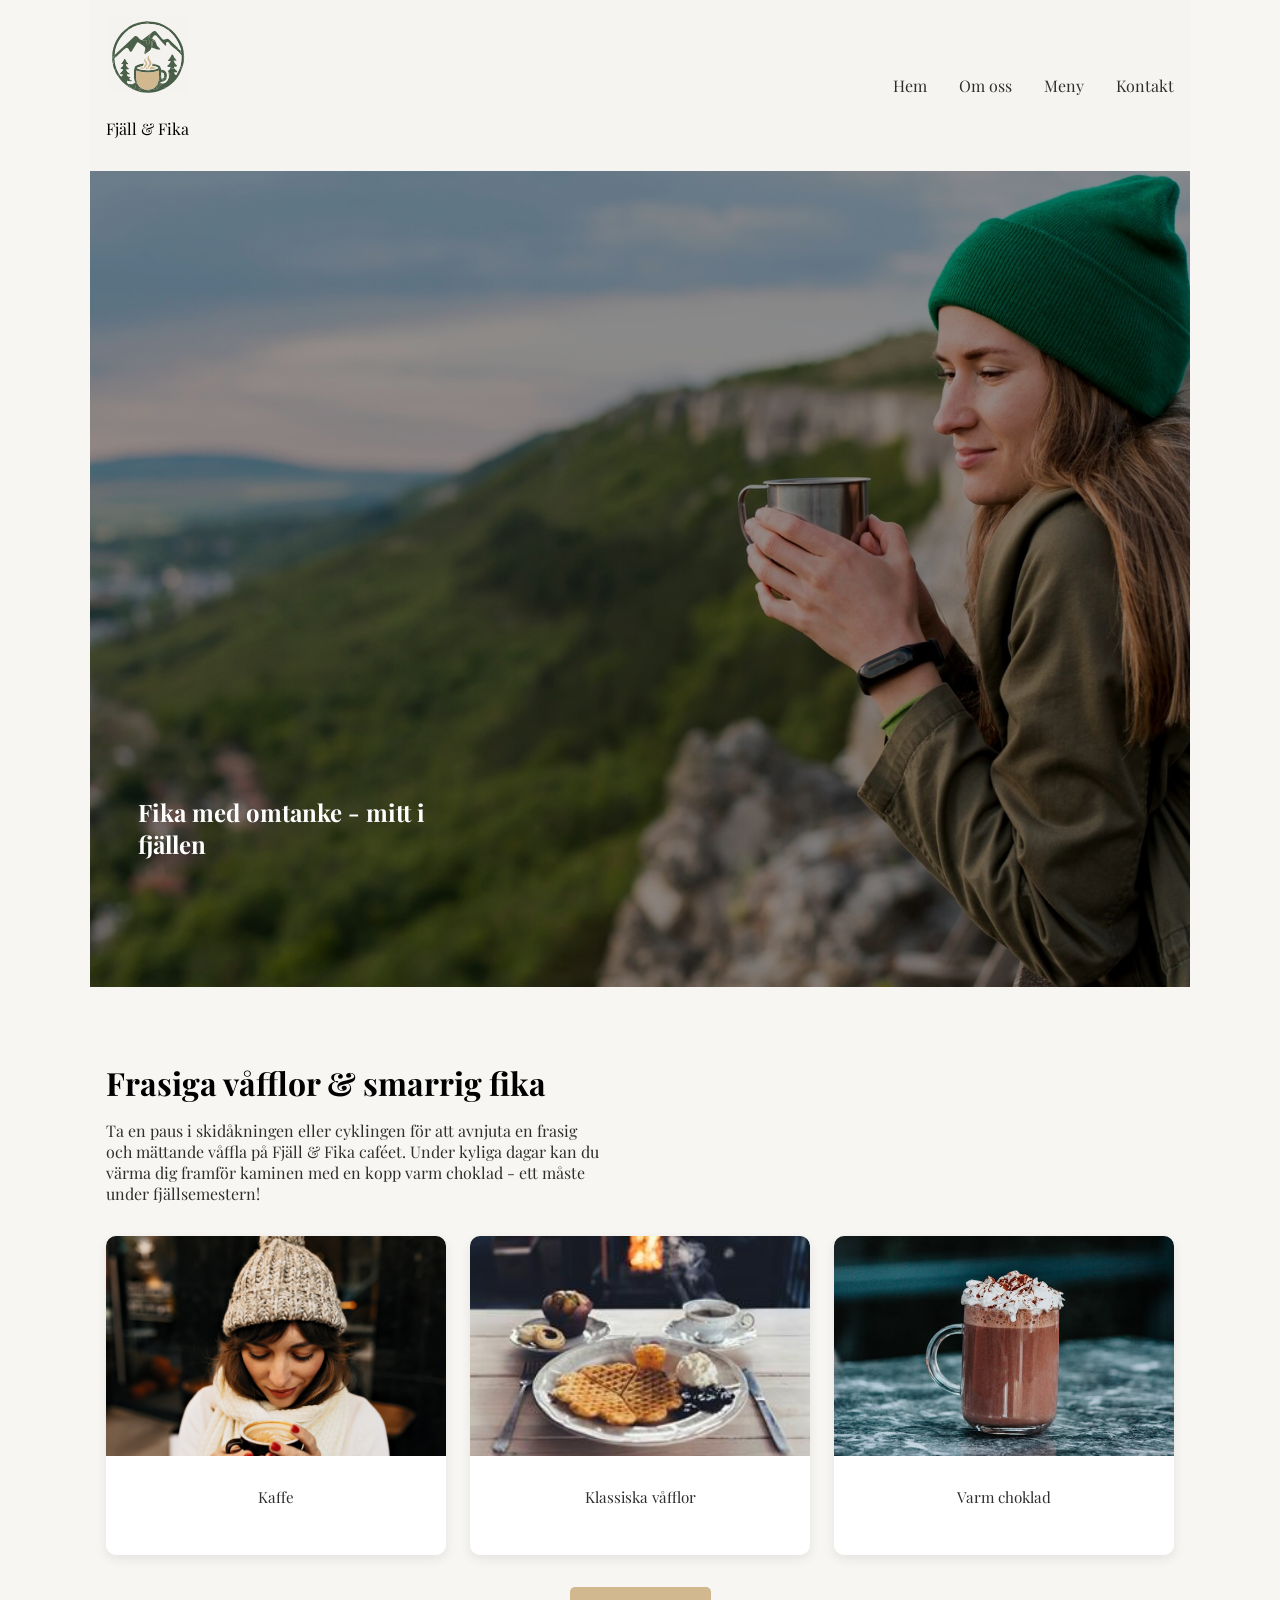
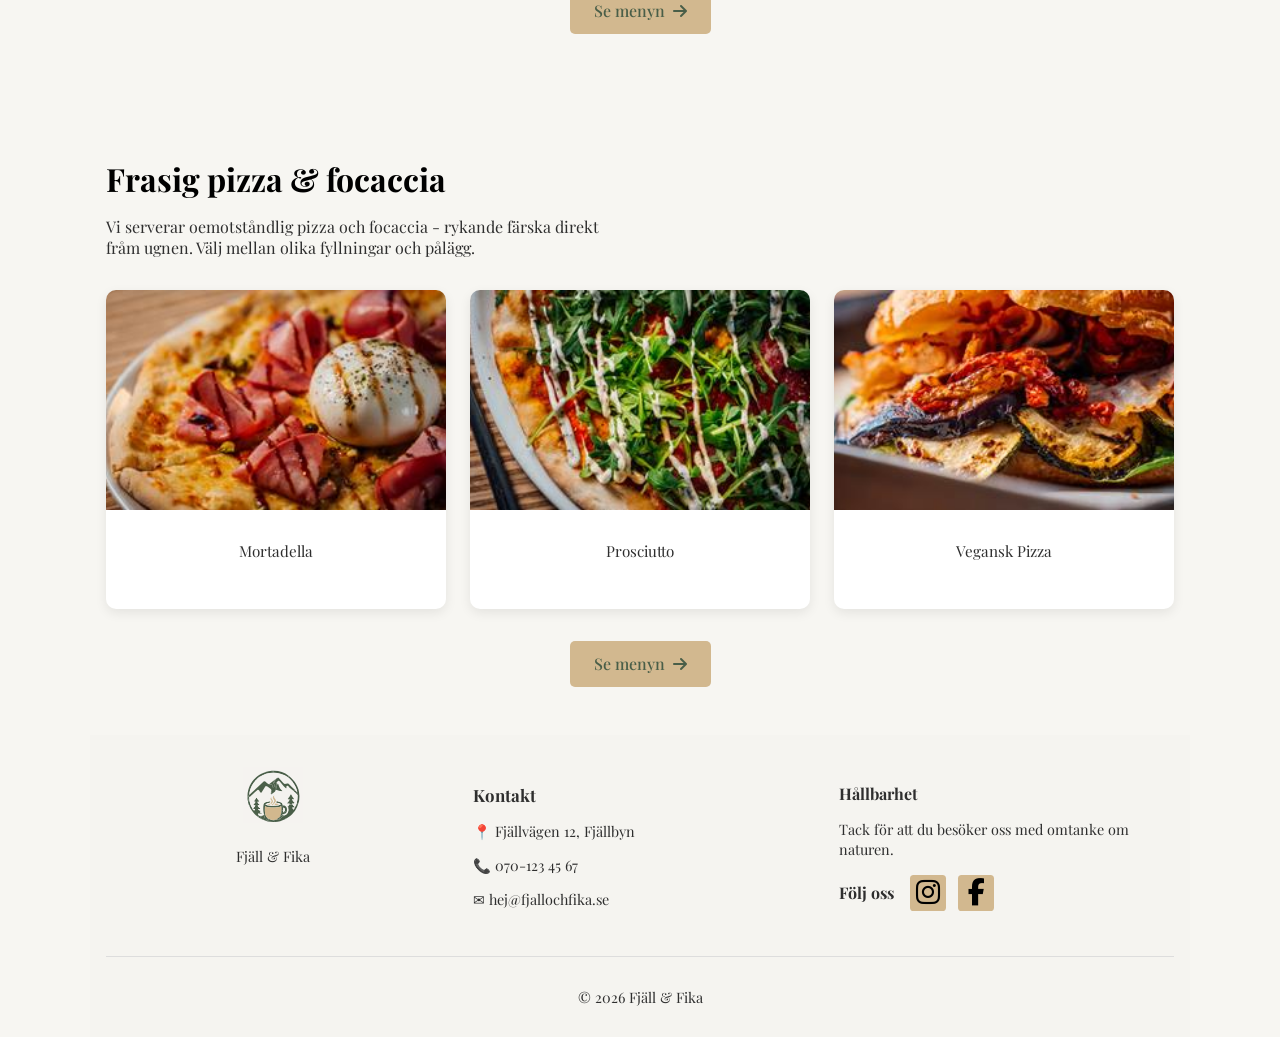
<file: index.html>
<!DOCTYPE html>
<html lang="sv">
<head>
  <meta charset="UTF-8">
  <meta name="viewport" content="width=device-width, initial-scale=1.0">
  <title>Fjäll & Fika</title>
  <link rel="stylesheet" href="https://cdnjs.cloudflare.com/ajax/libs/font-awesome/6.4.0/css/all.min.css">

  <link href="https://fonts.googleapis.com/css2?family=Playfair+Display:wght@400;600&family=Inter&display=swap" rel="stylesheet">
  <link rel="stylesheet" href="css/style.css">
</head>
<body>

<header class="header">
  <div class="logo">
    <img src="images/fjallochfika-logo.svg" alt="logo">
    <p>Fjäll & Fika</p>
  </div>
  <button class="menu-toggle">☰</button>
  <nav class="nav">
    <a href="index.html">Hem</a>
    <a href="om.html">Om oss</a>
    <a href="meny.html">Meny</a>
    <a href="kontakt.html">Kontakt</a>
  </nav>
</header>

<main>
  <section class="hero hero-home">
    <div class="hero-text">
    <h1>Fika med omtanke - mitt i fjällen</h1>
    </div>
    
  </section>

  <section class="feature-section">
  <div class="container">
    <h2>Frasiga våfflor & smarrig fika</h2>
    <p>Ta en paus i skidåkningen eller cyklingen för att avnjuta en frasig och mättande våffla på Fjäll & Fika caféet. Under kyliga dagar kan du värma dig framför kaminen med en kopp varm choklad - ett måste under fjällsemestern!</p>

    <div class="cards">
      <div class="card">
        <img src="images/woman-fika.jpg" alt="Woman drinking coffee">
        <p>Kaffe</p>
      </div>
      <div class="card">
        <img src="images/waffle.jpg" alt="Classic waffle">
        <p>Klassiska våfflor</p>
      </div>
      <div class="card">
        <img src="images/hot-drink.jpg" alt="Hot chockolate">
        <p>Varm choklad</p>
      </div>
    </div>

    <div class="center-button">
      <a href="meny.html" class="btn">
        Se menyn <i class="fas fa-arrow-right"></i>
      </a>
    </div>
  </div>
  </section>

  <section class="feature-section">
  <div class="container">
    <h2>Frasig pizza & focaccia</h2>
    <p>Vi serverar oemotståndlig pizza och focaccia - rykande färska direkt fråm ugnen. Välj mellan olika fyllningar och pålägg.</p>

    <div class="cards">
      <div class="card">
        <img src="images/pizza1.jpg" alt="Pizza Mortadella">
        <p>Mortadella</p>
      </div>
      <div class="card">
        <img src="images/pizza2.jpg" alt="Pizza Prosciutto">
        <p>Prosciutto</p>
      </div>
      <div class="card">
        <img src="images/pizza3.jpg" alt="Pizza Vegansk">
        <p>Vegansk Pizza</p>
      </div>
    </div>

    <div class="center-button">
      <a href="meny.html" class="btn">
        Se menyn <i class="fas fa-arrow-right"></i>
      </a>
    </div>
  </div>
  </section>

</main>

<footer class="footer">
  <div class="footer-top">
    <div class="footer-column logo-column">
      <img src="images/fjallochfika-logo.svg" alt="logo">
      <p>Fjäll & Fika</p>
    </div>

    <div class="footer-column contact-column">
      <h3>Kontakt</h3>
      <p>📍 Fjällvägen 12, Fjällbyn</p>
      <p>📞 070-123 45 67</p>
      <p>✉ hej@fjallochfika.se</p>
    </div>

    <div class="footer-column social-column">
      <h3>Hållbarhet</h3>
      <p>Tack för att du besöker oss med omtanke om naturen.</p>
      <h3 class="follow-label">
    Följ oss
    <span class="social-icons">
      <a href="#" target="_blank" aria-label="Instagram">
        <i class="fab fa-instagram"></i>
      </a>
      <a href="#" target="_blank" aria-label="Facebook">
        <i class="fab fa-facebook-f"></i>
      </a>
    </span>
  </h3>
    </div>
  </div>

  <div class="footer-bottom">
    <p>© 2026 Fjäll & Fika</p>
  </div>
</footer>


<script src="js/script.js"></script>
</body>
</html>
</file>
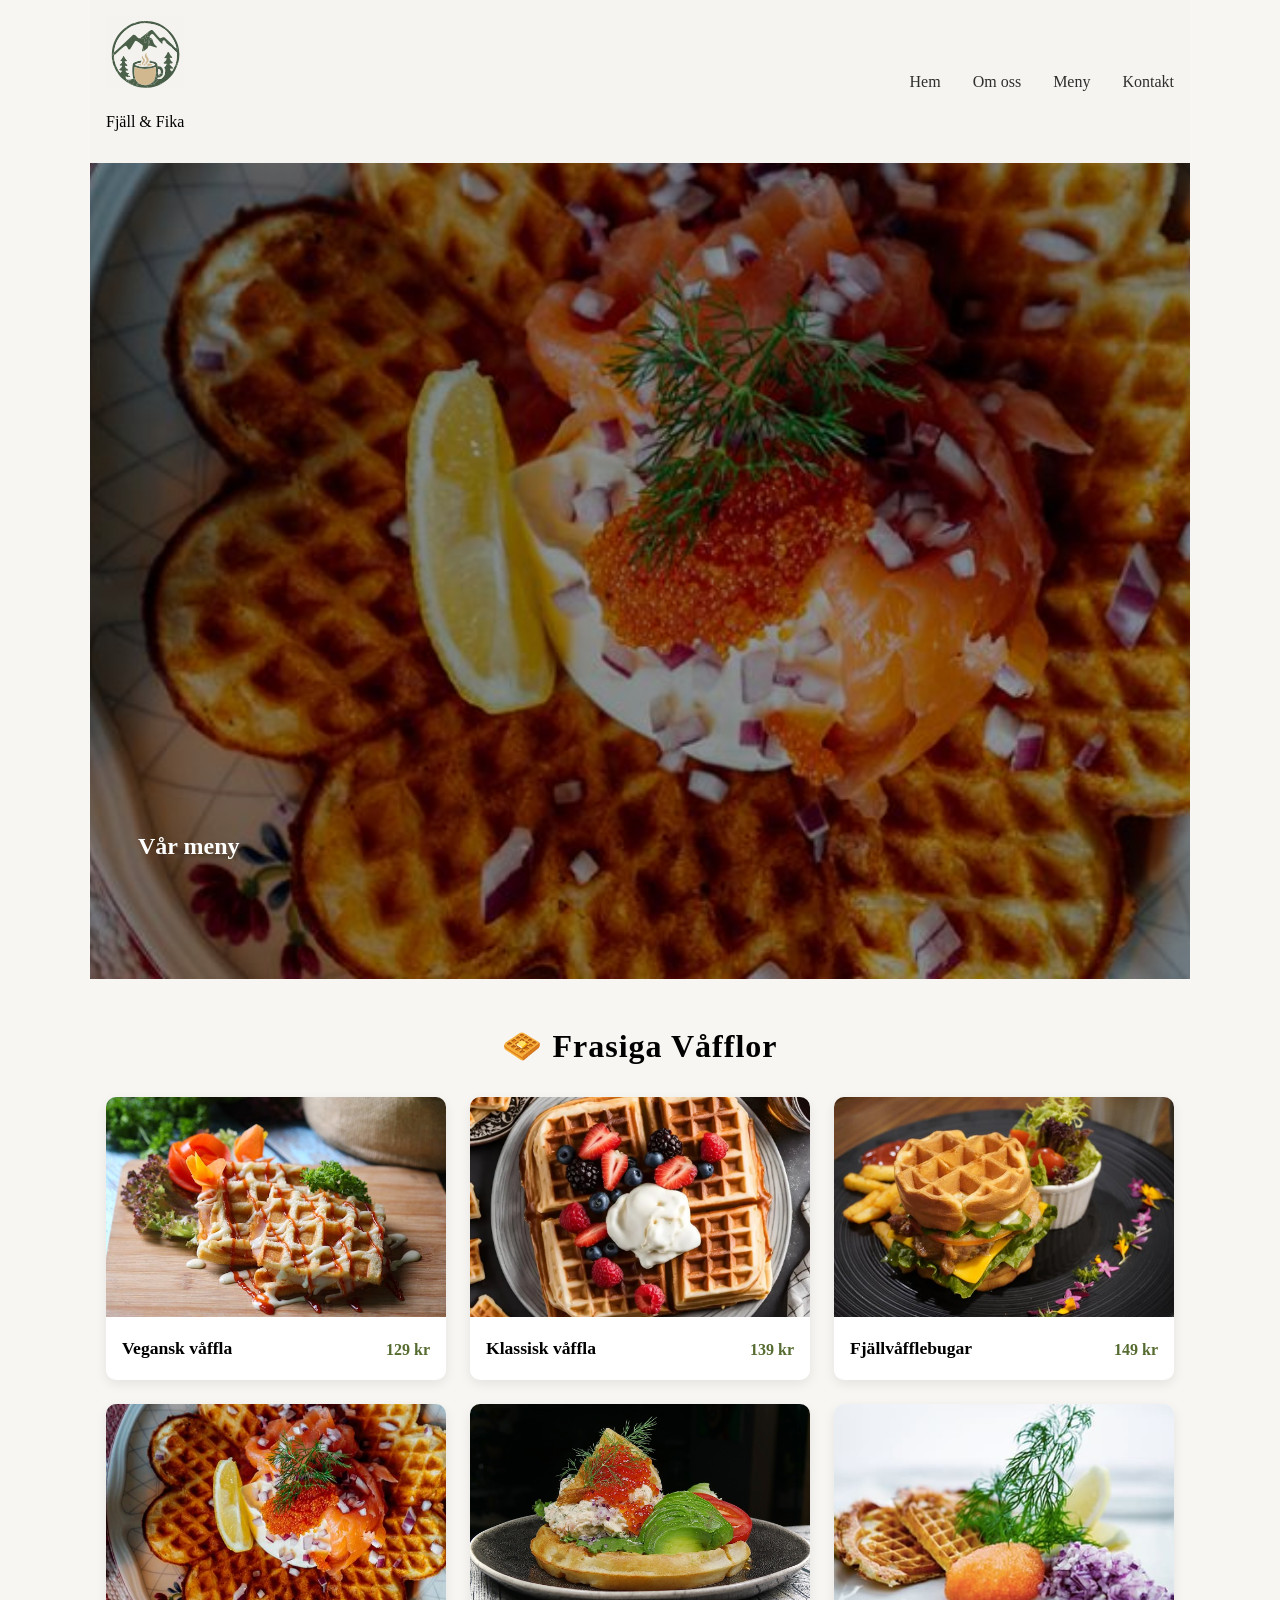
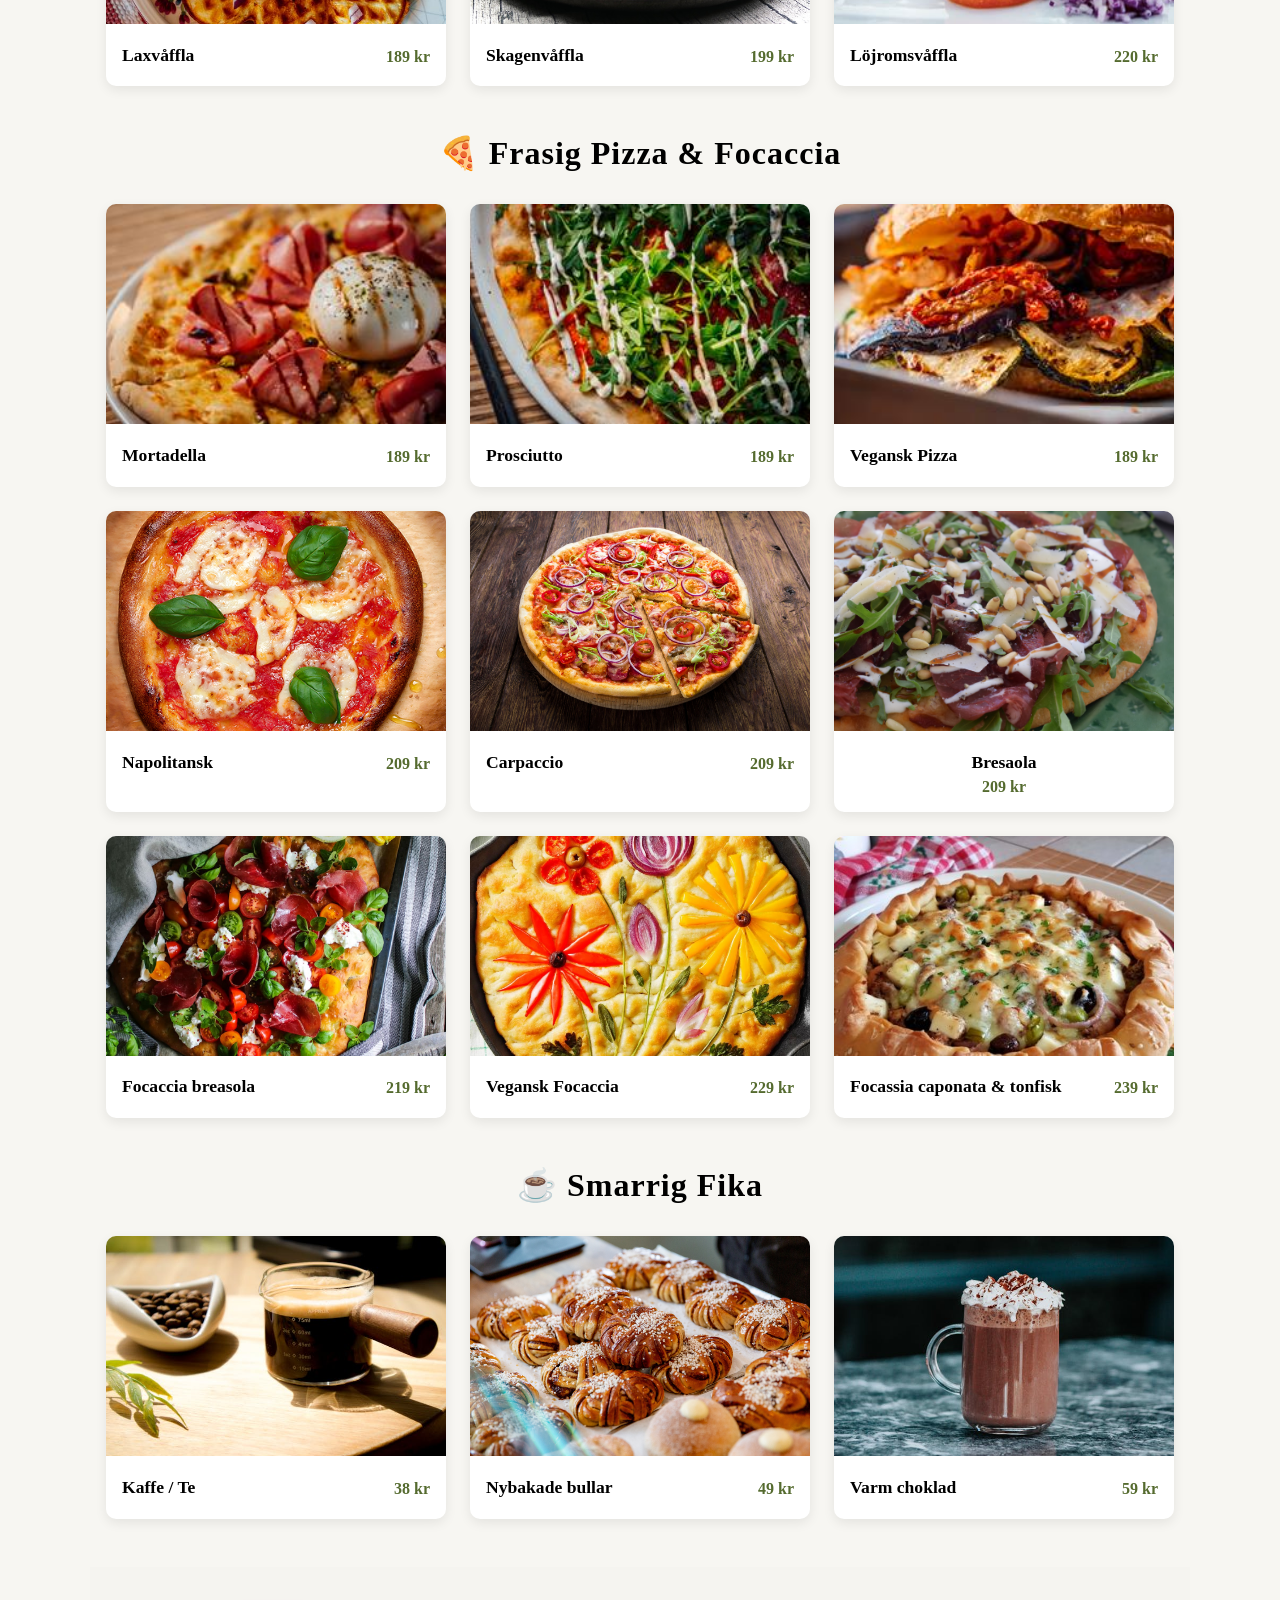
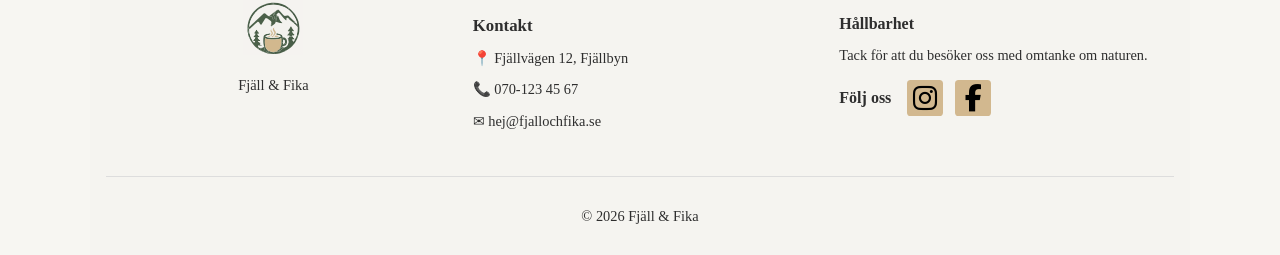
<file: meny.html>
<!DOCTYPE html>
<html lang="sv">
<head>
  <meta charset="UTF-8">
  <meta name="viewport" content="width=device-width, initial-scale=1.0">
  <title>Meny - Fjäll & Fika</title>
  <link rel="stylesheet" href="https://cdnjs.cloudflare.com/ajax/libs/font-awesome/6.4.0/css/all.min.css">

  <link rel="stylesheet" href="css/style.css">
</head>
<body>

<header class="header">
  <div class="logo">
    <img src="images/fjallochfika-logo.svg" alt="logo">
    <p>Fjäll & Fika</p>
  </div>
  <button class="menu-toggle">☰</button>
  <nav class="nav">
    <a href="index.html">Hem</a>
    <a href="om.html">Om oss</a>
    <a href="meny.html">Meny</a>
    <a href="kontakt.html">Kontakt</a>
  </nav>
</header>

<main>
  <section class="hero hero-meny">
    <div class="hero-text">
      <h1>Vår meny</h1>
    </div>
  </section>

  <!-- 🧇 FRASIGA VÅFFLOR — 2 ROWS (6 ITEMS) -->
    <section class="menu-section">
    <h2>🧇 Frasiga Våfflor</h2>
    <div class="grid">
      <div class="card">
        <img src="images/veg-våffla.jpg" alt="Vegansk våffla">
        <div class="card-body">
          <div class="item-line">
            <h3>Vegansk våffla</h3>
            <span class="price">129 kr</span>
          </div>
        </div>
      </div>

      <div class="card">
        <img src="images/klassisk.webp" alt="Hjortronvåffla">
        <div class="card-body">
          <div class="item-line">
            <h3>Klassisk våffla</h3>
            <span class="price">139 kr</span>
          </div>
        </div>
      </div>

      <div class="card">
        <img src="images/våffle-sandwich .jpg" alt="Fjällvåfflebugar">
        <div class="card-body">
          <div class="item-line">
            <h3>Fjällvåfflebugar</h3>
            <span class="price">149 kr</span>
          </div>
        </div>
      </div>

      <div class="card">
        <img src="images/hero.jpg" alt="Laxvåffla">
        <div class="card-body">
          <div class="item-line">
            <h3>Laxvåffla</h3>
            <span class="price">189 kr</span>
          </div>
        </div>
      </div>

      <div class="card">
        <img src="images/skågen.jpeg" alt="Nutellavåffla">
        <div class="card-body">
          <div class="item-line">
            <h3>Skagenvåffla</h3>
            <span class="price">199 kr</span>
          </div>
        </div>
      </div>

      <div class="card">
        <img src="images/rom-våffla.jpeg" alt="Löjromsvåffla">
        <div class="card-body">
          <div class="item-line">
            <h3>Löjromsvåffla</h3>
            <span class="price">220 kr</span>
          </div>
        </div>
      </div>

    </div>
  </section>

  <!-- 🍕 FRASIG PIZZA & FOCACCIA — 3 ROWS (9 ITEMS) -->
  <section class="menu-section">
    <h2>🍕 Frasig Pizza & Focaccia</h2>
    <div class="grid">

      <!-- 9 CARDS -->
      <div class="card"><img src="images/pizza1.jpg">
        <div class="card-body item-line">
          <h3>Mortadella</h3><span class="price">189 kr</span></div>
        </div>
      <div class="card"><img src="images/pizza2.jpg">
        <div class="card-body item-line">
          <h3>Prosciutto</h3><span class="price">189 kr</span></div></div>

      <div class="card"><img src="images/pizza3.jpg"><div class="card-body item-line"><h3>Vegansk Pizza</h3><span class="price">189 kr</span></div></div>

      <div class="card"><img src="images/napolitansk.png"><div class="card-body item-line"><h3>Napolitansk</h3><span class="price">209 kr</span></div></div>

      <div class="card"><img src="images/carpaccio.jpg"><div class="card-body item-line"><h3>Carpaccio</h3><span class="price">209 kr</span></div></div>

      <div class="card"><img src="images/bresaola.JPG"><div class="card-body"><h3>Bresaola</h3><span class="price">209 kr</span></div></div>

      <div class="card"><img src="images/focaccia-breasola.jpg"><div class="card-body item-line"><h3>Focaccia breasola</h3><span class="price">219 kr</span></div></div>

      <div class="card"><img src="images/Focaccia-veg.jpg">
        <div class="card-body item-line"><h3> Vegansk Focaccia</h3><span class="price">229 kr</span></div></div>

      <div class="card"><img src="images/Focaccia-Caponata-Tuna.jpg"><div class="card-body item-line"><h3>Focassia caponata & tonfisk</h3><span class="price">239 kr</span></div></div>

    </div>
  </section>


  <!-- ☕ SMARRIG FIKA — 2 ROWS (6 ITEMS) -->
  <section class="menu-section">
    <h2>☕ Smarrig Fika</h2>
    <div class="grid">

      <div class="card"><img src="images/backcoffee.jpg"><div class="card-body item-line"><h3>Kaffe / Te</h3><span class="price">38 kr</span></div></div>

      <div class="card"><img src="images/kanelbulle.jpg"><div class="card-body item-line"><h3>Nybakade bullar</h3><span class="price">49 kr</span></div></div>

      <div class="card"><img src="images/hot-drink.jpg"><div class="card-body item-line"><h3>Varm choklad</h3><span class="price">59 kr</span></div></div>

      

    </div>
  </section>

  
</main>

<footer class="footer">
  <div class="footer-top">
    <div class="footer-column logo-column">
      <img src="images/fjallochfika-logo.svg" alt="logo">
      <p>Fjäll & Fika</p>
    </div>

    <div class="footer-column contact-column">
      <h3>Kontakt</h3>
      <p>📍 Fjällvägen 12, Fjällbyn</p>
      <p>📞 070-123 45 67</p>
      <p>✉ hej@fjallochfika.se</p>
    </div>

    <div class="footer-column social-column">
      <h3>Hållbarhet</h3>
      <p>Tack för att du besöker oss med omtanke om naturen.</p>
      <h3 class="follow-label">
    Följ oss
    <span class="social-icons">
      <a href="#" target="_blank" aria-label="Instagram">
        <i class="fab fa-instagram"></i>
      </a>
      <a href="#" target="_blank" aria-label="Facebook">
        <i class="fab fa-facebook-f"></i>
      </a>
    </span>
  </h3>
    </div>
  </div>

  <div class="footer-bottom">
    <p>© 2026 Fjäll & Fika</p>
  </div>
</footer>
<script src="js/script.js"></script>
</body>
</html>
</file>
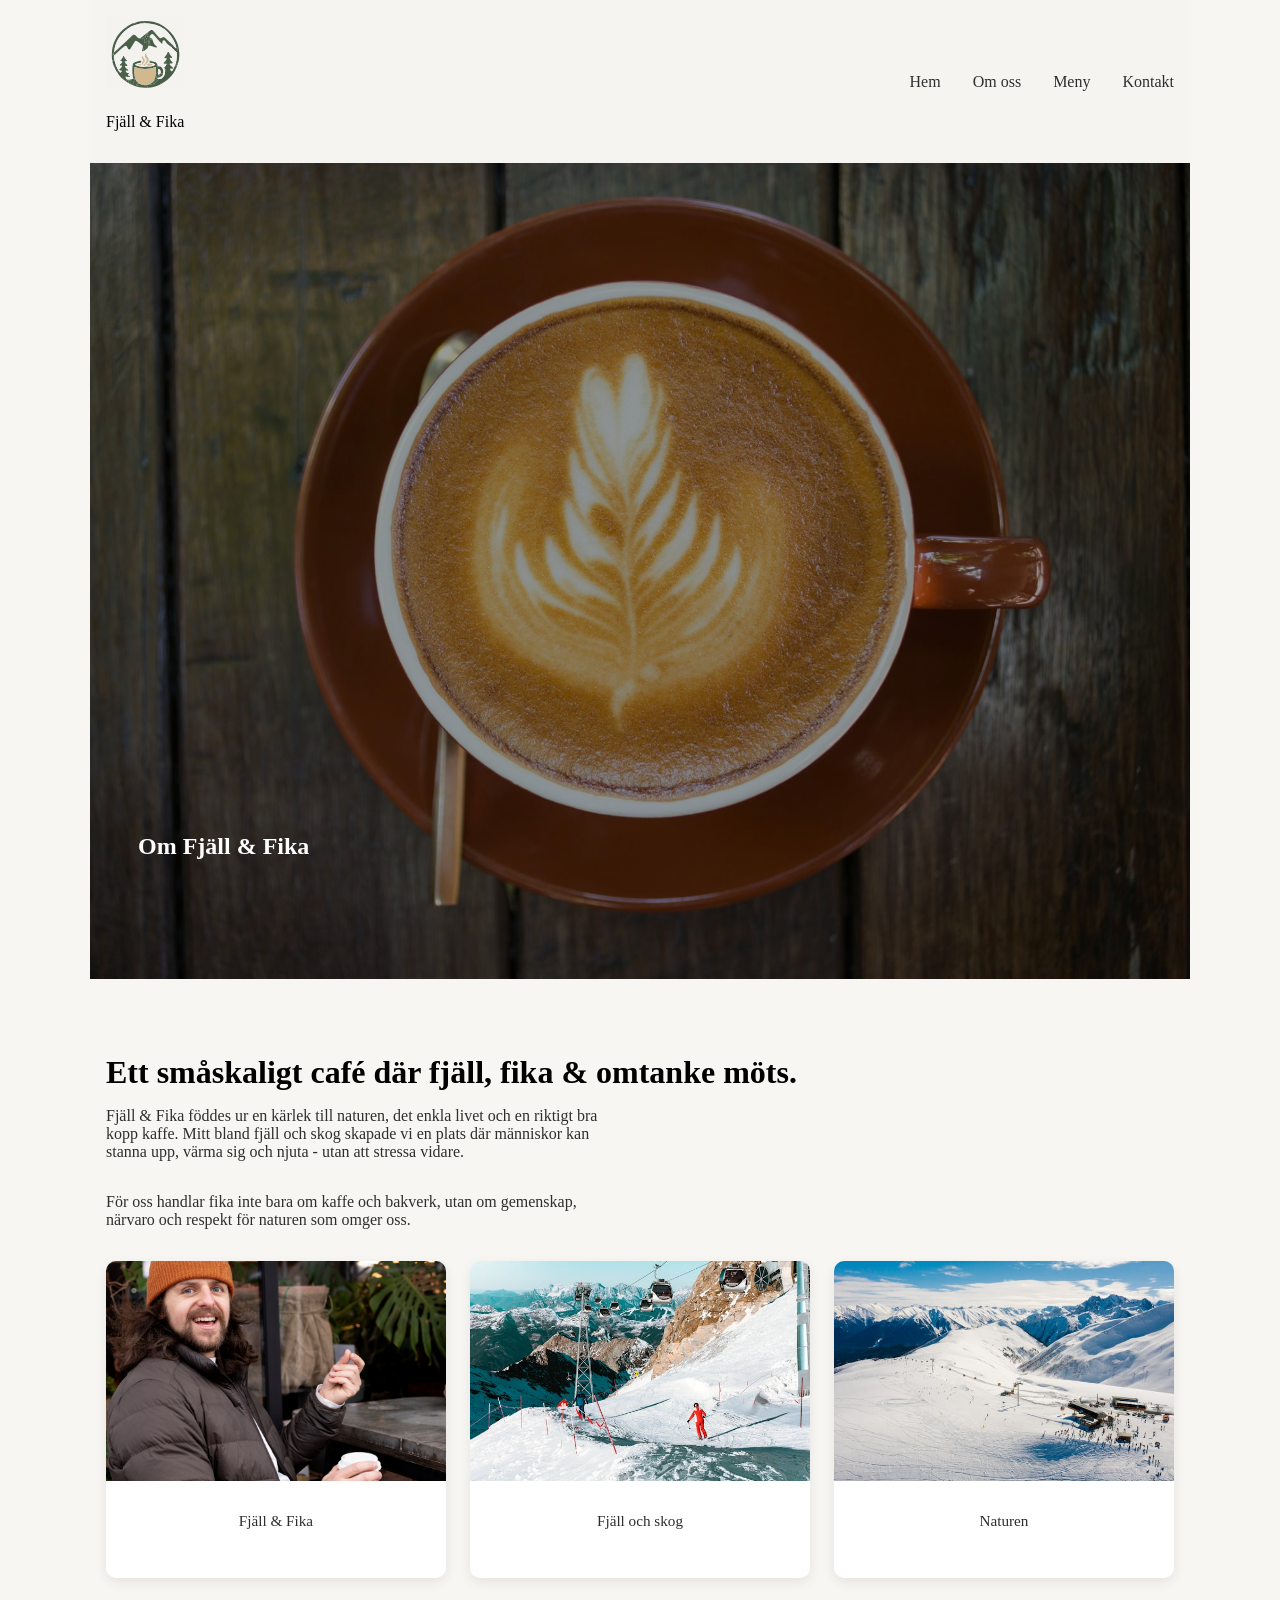
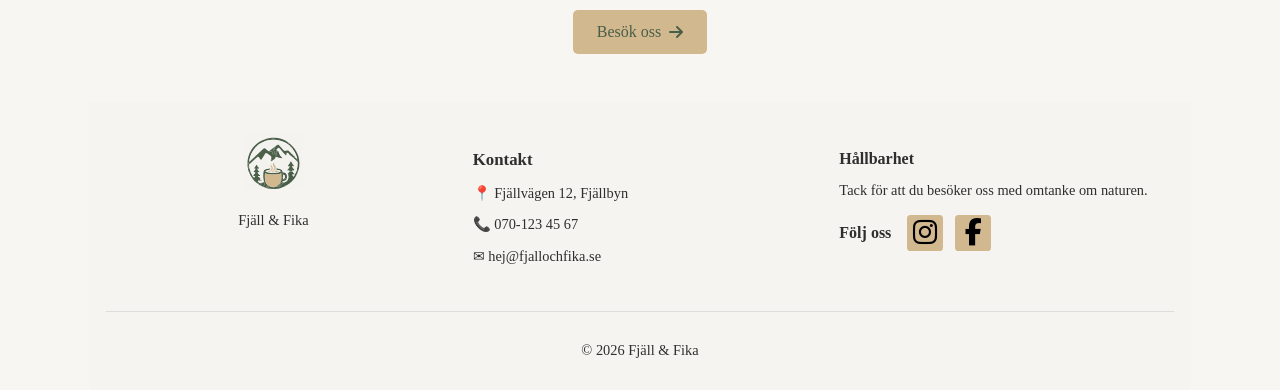
<file: om.html>
<!DOCTYPE html>
<html lang="sv">
<head>
  <meta charset="UTF-8">
  <meta name="viewport" content="width=device-width, initial-scale=1.0">
  <title>Om oss - Fjäll & Fika</title>

  <link rel="stylesheet" href="https://cdnjs.cloudflare.com/ajax/libs/font-awesome/6.4.0/css/all.min.css">

  <link rel="stylesheet" href="css/style.css">
</head>
<body>

<header class="header">
  <div class="logo">
    <img src="images/fjallochfika-logo.svg" alt="logo">
    <p>Fjäll & Fika</p>
  </div>
  <button class="menu-toggle">☰</button>
  <nav class="nav">
    <a href="index.html">Hem</a>
    <a href="om.html">Om oss</a>
    <a href="meny.html">Meny</a>
    <a href="kontakt.html">Kontakt</a>
  </nav>
</header>

<main>
  <section class="hero hero-om">
    <div class="hero-text">
      <h1>Om Fjäll & Fika</h1>
    </div> 
  </section>

  <section class="feature-section">
  <div class="container">
    <h2>
      Ett småskaligt café där fjäll, fika & omtanke möts.
    </h2>

    <p>
      Fjäll & Fika föddes ur en kärlek till naturen, det enkla livet och en riktigt bra kopp kaffe. Mitt bland fjäll och skog skapade vi en plats där människor kan stanna upp, värma sig och njuta - utan att stressa vidare.</p>

    <p>
      För oss handlar fika inte bara om kaffe och bakverk, utan om gemenskap, närvaro och respekt för naturen som omger oss.
    </p>

    <div class="cards">
      <div class="card">
        <img src="images/man-fika.jpg" alt="Man drinking coffee">
        <p>Fjäll & Fika</p>
      </div>
      <div class="card">
        <img src="images/ski.jpg" alt="PeopleSkiing">
        <p>Fjäll och skog</p>
      </div>
      <div class="card">
        <img src="images/ski-resort .jpg" alt="Ski resort">
        <p>Naturen</p>
      </div>
    </div>

    <div class="center-button">
      <a href="meny.html" class="btn">
        Besök oss <i class="fas fa-arrow-right"></i>
      </a>
    </div>
  </div>
  </section>
  
</main>

<footer class="footer">
  <div class="footer-top">
    <div class="footer-column logo-column">
      <img src="images/fjallochfika-logo.svg" alt="logo">
      <p>Fjäll & Fika</p>
    </div>

    <div class="footer-column contact-column">
      <h3>Kontakt</h3>
      <p>📍 Fjällvägen 12, Fjällbyn</p>
      <p>📞 070-123 45 67</p>
      <p>✉ hej@fjallochfika.se</p>
    </div>

    <div class="footer-column social-column">
      <h3>Hållbarhet</h3>
      <p>Tack för att du besöker oss med omtanke om naturen.</p>
      <h3 class="follow-label">
    Följ oss
    <span class="social-icons">
      <a href="#" target="_blank" aria-label="Instagram">
        <i class="fab fa-instagram"></i>
      </a>
      <a href="#" target="_blank" aria-label="Facebook">
        <i class="fab fa-facebook-f"></i>
      </a>
    </span>
  </h3>
    </div>
  </div>

  <div class="footer-bottom">
    <p>© 2026 Fjäll & Fika</p>
  </div>
</footer>

<script src="js/script.js"></script>
</body>
</html>
</file>
<file: css/style.css>
body {
  margin: 0;
  font-family: 'Playfair Display', serif;
  background: #f7f6f2;
  max-width: 1100px;
  margin: 0 auto;
}

.header {
  background: #f5f4f0;
  padding: 1rem;
  display: flex;
  justify-content: space-between;
  align-items: center;
}

.logo {
  display: flex;
  flex-direction: column;
  align-items: center;
  gap: 0.5rem;
}

.logo img {
  max-width: 120px;
  height: auto;
}

.nav {
  display: none;
  flex-direction: column;
  position: absolute;
  top: 160px;      /* below header */
  left: 0;        /* stick to left side */
  background: #f5f4f0;
  width: 220px;
  padding: 1rem;
  gap: 1rem;
  box-shadow: 2px 0 6px rgba(0,0,0,0.1);
  z-index: 1000;
}

.nav a {
  text-decoration: none;
  color: #2e2e2e;
  display: block;
  padding: 0.5rem 0;
}

.nav.show {
  display: flex;
}

.menu-toggle {
  font-size: 1.5rem;
  background: none;
  border: none;
}

.hero {
  min-height: 70vh;
  padding: 3rem;
  text-align: center;
  background-size: cover;
  background-position: center;
  background-repeat: no-repeat;
  margin: 0 auto;
}

.hero-home {
  background-image: linear-gradient(rgba(0, 0, 0, 0.4), rgba(0, 0, 0, 0.4)),
    url('../images/main-hero.png');
}

.hero-om {
  background-image: linear-gradient(rgba(0, 0, 0, 0.4), rgba(0, 0, 0, 0.4)),
    url('../images/coffee.jpg');
    
}

.hero-meny {
  background-image: linear-gradient(rgba(0, 0, 0, 0.4), rgba(0, 0, 0, 0.4)),
    url('../images/hero.jpg');
    
}

.hero-kontakt {
  background-image: linear-gradient(rgba(0, 0, 0, 0.4), rgba(0, 0, 0, 0.4)),
    url('../images/kontakt.jpg');
    
}

/* ===== 2 COLUMN CONTACT SECTIONS ===== */

    .contact-section{
      max-width:1100px;
      margin:3rem auto;
      padding:0 1rem;
    }

    .contact-section h2{
      text-align:center;
      margin-bottom:2rem;
      font-size:2rem;
    }

    /* MOBILE FIRST — 1 COLUMN */
    .contact-grid{
      display:grid;
      grid-template-columns:1fr;
      gap:30rem;
      align-items:center;
    }

    .contact-info{
      font-size:1.05rem;
      line-height:1.7;
    }

    .contact-info h3{
      margin-top:0;
    }

    .contact-photo img{
      max-width: 300px;
      width:100%;
      border-radius:10px;
      box-shadow:0 6px 18px rgba(0,0,0,0.12);
      display:block;
    }

    .follow-icons a{
      display:inline-flex;
      align-items:center;
      justify-content:center;
      width:42px;
      height:42px;
      margin-right:.5rem;
      background:#d2b88f;
      color:#2e2e2e;
      border-radius:8px;
      font-size:1.2rem;
      text-decoration:none;
      transition:.25s;
    }

    .follow-icons a:hover{
      background:#b5996e;
      transform:translateY(-2px);
    }

.hero-text {
  position: absolute;
  bottom: 20px;
  color: white;
  max-width: 310px;
  text-align: left;
}

.content {
  padding: 2rem 1rem;
  max-width: 800px;
  margin: auto;
}

.btn {
  background: #556b2f;
  color: white;
  padding: 0.6rem 1.2rem;
  border-radius: 4px;
  text-decoration: none;
}

.footer {
  background: #f5f4f0;
  color: #2e2e2e;
  padding: 2rem 1rem 1rem 1rem;
  font-size: 0.9rem;
}

.footer .logo-column {
  display: flex;
  flex-direction: column;
  align-items: center;
  gap: 0.5rem;
}

.footer .logo-column img {
  max-width: 50px;
}

.footer-top {
  display: flex;
  flex-direction: column;
  gap: 1.5rem;
  max-width: 1200px;
  margin: auto;
}

.footer-column h2,
.footer-column h3 {
  margin-bottom: 0.5rem;
}

.footer-bottom {
  text-align: center;
  margin-top: 2rem;
  border-top: 1px solid #ddd;
  padding-top: 1rem;
}

.footer-column.social-column h3 {
  display: flex;
  align-items: center;
  gap: 0.5rem;
  font-size: 1rem;
}

.social-icons a {
  display: inline-flex; 
  align-items: center;
  justify-content: center;
  width: 36px;                  
  height: 36px;
  background-color: #d2b88f;   
  color: #000000;                 
  border-radius: 10%;           
  text-decoration: none;
  font-size: 1.7rem;
  transition: transform 0.3s, background-color 0.3s;
  margin-left: 0.5rem;         
}

.social-icons a:hover {
  background-color: #b5996e;     
  transform: scale(1.1);         
}

.hidden {
  display: none;
}

.feature-section {
  background: #f7f6f2;
  padding: 3rem 1rem;
}

.feature-section .container {
  max-width: 1200px;
  margin: auto;
  text-align: left;
}

.feature-section h2 {
  font-family: 'Playfair Display', serif;
  font-size: 2rem;
  margin-bottom: 0.5rem;
}

.feature-section p {
  max-width: 500px;
  margin-bottom: 2rem;
  font-size: 1rem;
  color: #2e2e2e;
}

.cards {
  display: flex;
  flex-direction: column;
  gap: 1.5rem;
  margin-bottom: 2rem;
}

.card {
  background: white;
  border-radius: 8px;
  overflow: hidden;
  text-align: left;
  box-shadow: 0 2px 6px rgba(0,0,0,0.1);
}

.card img {
  max-width: 390px;
  height: 281px;
  width: 100%;
  display: block;
}

.card p {
  padding: 1rem;
  font-size: 0.95rem;
  text-align: center;
  color: #2e2e2e;
}

.center-button {
  text-align: center;
}

.btn {
  display: inline-flex;
  align-items: center;
  gap: 0.5rem;
  background: #d2b88f;
  color: #495e48;
  padding: 0.8rem 1.5rem;
  border-radius: 5px;
  text-decoration: none;
  font-weight: 500;
  transition: background 0.3s, transform 0.2s;
}

.btn i {
  font-size: 1rem;
}

.btn:hover {
  background: #445a27;
  color: #f5f4f0;
  transform: translateY(-2px);
}
/* Menu */

    .menu-section{
      max-width:1200px;
      margin:3rem auto;
      padding:0 1rem;
    }

    .menu-section h2{
      text-align:center;
      margin-bottom:2rem;
      font-size:2rem;
      letter-spacing:1px;
    }

    /* GRID — ALWAYS 3 COLUMNS */
    .grid{
      display:grid;
      grid-template-columns:repeat(3, 1fr);
      gap:1.5rem;
    }

    .card{
      background:white;
      border-radius:10px;
      overflow:hidden;
      box-shadow:0 4px 12px rgba(0,0,0,0.08);
      transition:transform .25s ease, box-shadow .25s ease;
    }

    .card:hover{
      transform:translateY(-6px);
      box-shadow:0 8px 20px rgba(0,0,0,0.12);
    }

    .card img{
      width:100%;
      height:220px;
      object-fit:cover;
      display:block;
    }

    .card-body{
      padding:1rem;
      text-align:center;
    }

    /* name + price on SAME LINE */
    .item-line{
      display:flex;
      justify-content:space-between;
      align-items:center;
      gap:1rem;
    }

    .card-body h3{
      margin:.3rem 0;
      font-size:1.1rem;
    }

    .price{
      color:#556b2f;
      font-weight:600;
      margin-top:.2rem;
      display:block;
    }

/* ===== CAFÉ GALLERY ===== */

.gallery-row{
  display:grid;
  grid-template-columns:1fr;
  gap:1rem;
  margin-top:2rem;
}

.gallery-row img{
  width:100%;
  height:260px;
  object-fit:cover;
  border-radius:10px;
  box-shadow:0 6px 18px rgba(0,0,0,0.12);
}


@media (min-width: 768px) {
  .menu-toggle {
    display: none;
  }

  .nav {
    display: flex !important;
    position: static;       /* back into header */
    flex-direction: row;    /* horizontal menu */
    background: none;
    width: auto;
    padding: 0;
    box-shadow: none;
    gap: 2rem;
  }

  .header {
    display: flex;
    justify-content: space-between;
    align-items: center;
  }

  .hero {
    min-height: 80vh;
  }

  .footer .logo-column img {
    max-width: 60px;
  }

  .footer-top {
    flex-direction: row;
    justify-content: space-between;
    gap: 2rem;
  }

  .footer-column {
    flex: 1;
  }

  .cards {
    flex-direction: row;
    gap: 1.5rem;
  }
  .card {
    flex: 1;
  }
  .menu-board.ultimate {
    flex-direction: row;
    gap: 4rem;
  }

  .menu-column {
    flex: 1;
  }
  /* DESKTOP — 2 COLUMNS */
  .contact-grid{
        grid-template-columns:1fr 1fr;
      }
  .gallery-row{
    grid-template-columns:repeat(3, 1fr);
  }
}
</file>
